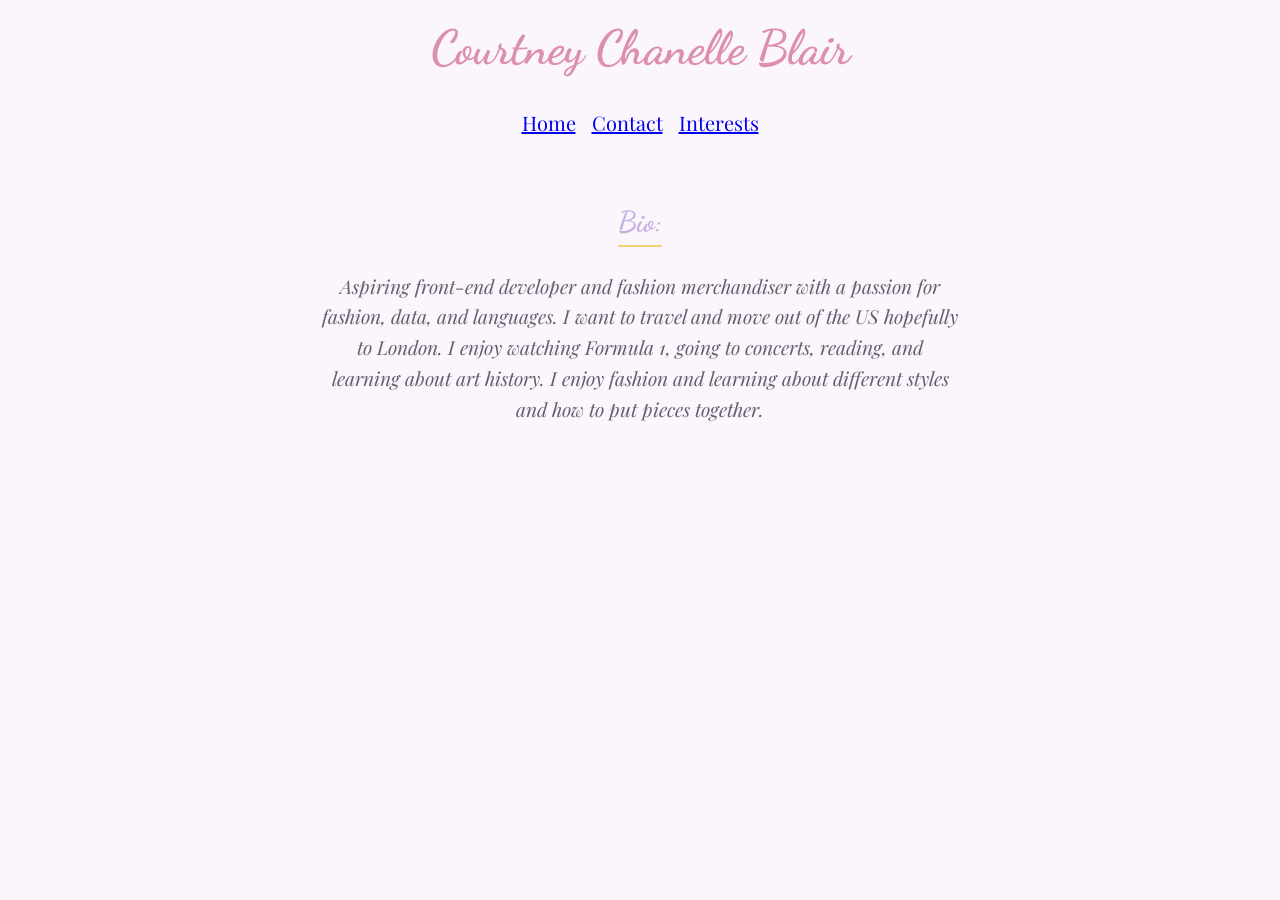
<file: index.html>
<!DOCTYPE html>
<html lang="en">
<head>
    <meta charset="UTF-8">
    <meta name="viewport" content="width=device-width, initial-scale=1.0">
    <title> Profile Page </title>
    <link rel="stylesheet" href="css/style.css">  
    <link rel="preconnect" href="https://fonts.googleapis.com">
    <link rel="preconnect" href="https://fonts.gstatic.com" crossorigin>
    <link href="https://fonts.googleapis.com/css2?family=Dancing+Script:wght@400..700&family=Playfair+Display:ital,wght@0,400..900;1,400..900&display=swap" rel="stylesheet"> 
   
</head>
<body>
     <header class="hero">
    <h1> Courtney Chanelle Blair</h1>
    </header> 
    <nav>
        <ul class="navbar">
            <li><a href="index.html">Home</a></li>
            <li><a href="pages/contact.html">Contact</a></li>
            <li><a href="pages/interests.html">Interests</a></li>
        </ul>   
    </nav>
  
   <main> 
    <section  class="bio">
        <h2> Bio:</h2>
        <p> Aspiring front-end developer and fashion merchandiser with a passion for fashion, data, and languages. I want to travel and move out of the US hopefully 
        to London. I enjoy watching Formula 1, going to concerts, reading, and learning about art history. I enjoy fashion and learning about different styles and how to put pieces together.</p> 
    </section> 
    </main> 
   <script src="../js/script.js"></script>
   </body>
</html>
</file>
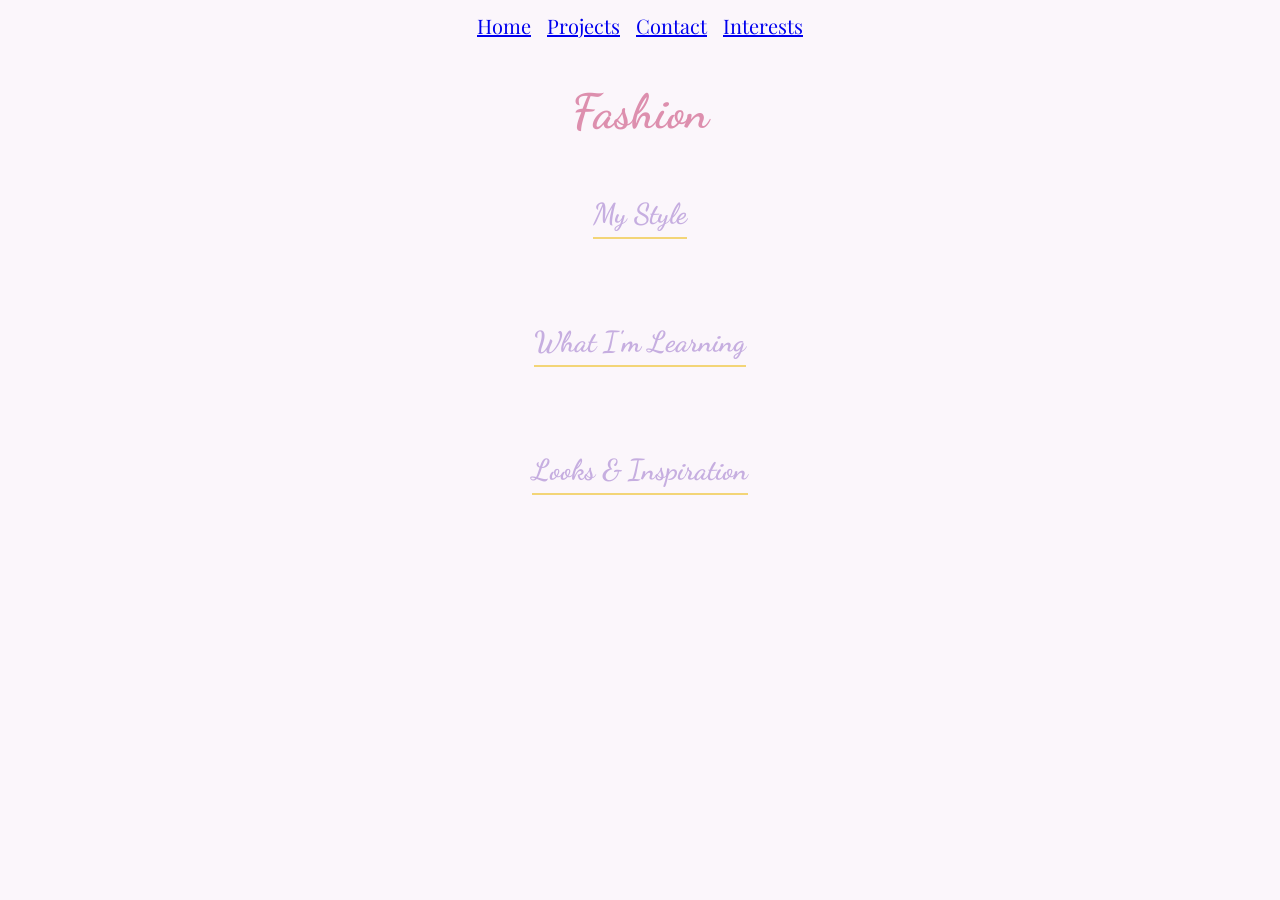
<file: fashion.html>
<!DOCTYPE html>
<html lang="en">
<head>
  <meta charset="UTF-8">
  <meta name="viewport" content="width=device-width, initial-scale=1.0">
  <title>Fashion — Courtney Chanelle Blair</title>

  <!-- Reuses your existing site-wide stylesheet so this page matches the rest of your portfolio -->
  <link rel="stylesheet" href="style.css">

  <!-- Same Google Fonts your homepage uses -->
  <link rel="preconnect" href="https://fonts.googleapis.com">
  <link href="https://fonts.googleapis.com/css2?family=Dancing+Script&family=Playfair+Display&display=swap" rel="stylesheet">
</head>
<body>

  <!-- Same nav as your homepage, so visitors can get back or explore other pages -->
  <nav class="navbar">
    <a href="index.html">Home</a>
    <a href="projects.html">Projects</a>
    <a href="contact.html">Contact</a>
    <a href="index.html#interests">Interests</a>
  </nav>

  <div class="hero">
    <h1>Fashion</h1>
  </div>

  <main>

    <!-- Personal intro: your relationship to style/fashion -->
    <section class="bio">
      <h2>My Style</h2>
      <p>
        <!-- Write a paragraph here about how you'd describe your personal style right now,
             and how it's evolved or what inspires it. -->
      </p>
    </section>

    <!-- What you're actively learning about fashion/the industry -->
    <section class="bio">
      <h2>What I'm Learning</h2>
      <p>
        <!-- Write about what you're currently studying/exploring — trends, history,
             industry knowledge, styling techniques, etc. Ties in nicely with your
             fashion merchandising background. -->
      </p>
    </section>

    <!-- Placeholder for future outfit posts / photos -->
    <section class="bio">
      <h2>Looks & Inspiration</h2>
      <p>
        <!-- Coming soon: outfit photos, mood boards, or Soft Spell content links go here. -->
      </p>
    </section>

  </main>

</body>
<script src="script.js"></script>
</html>
</file>
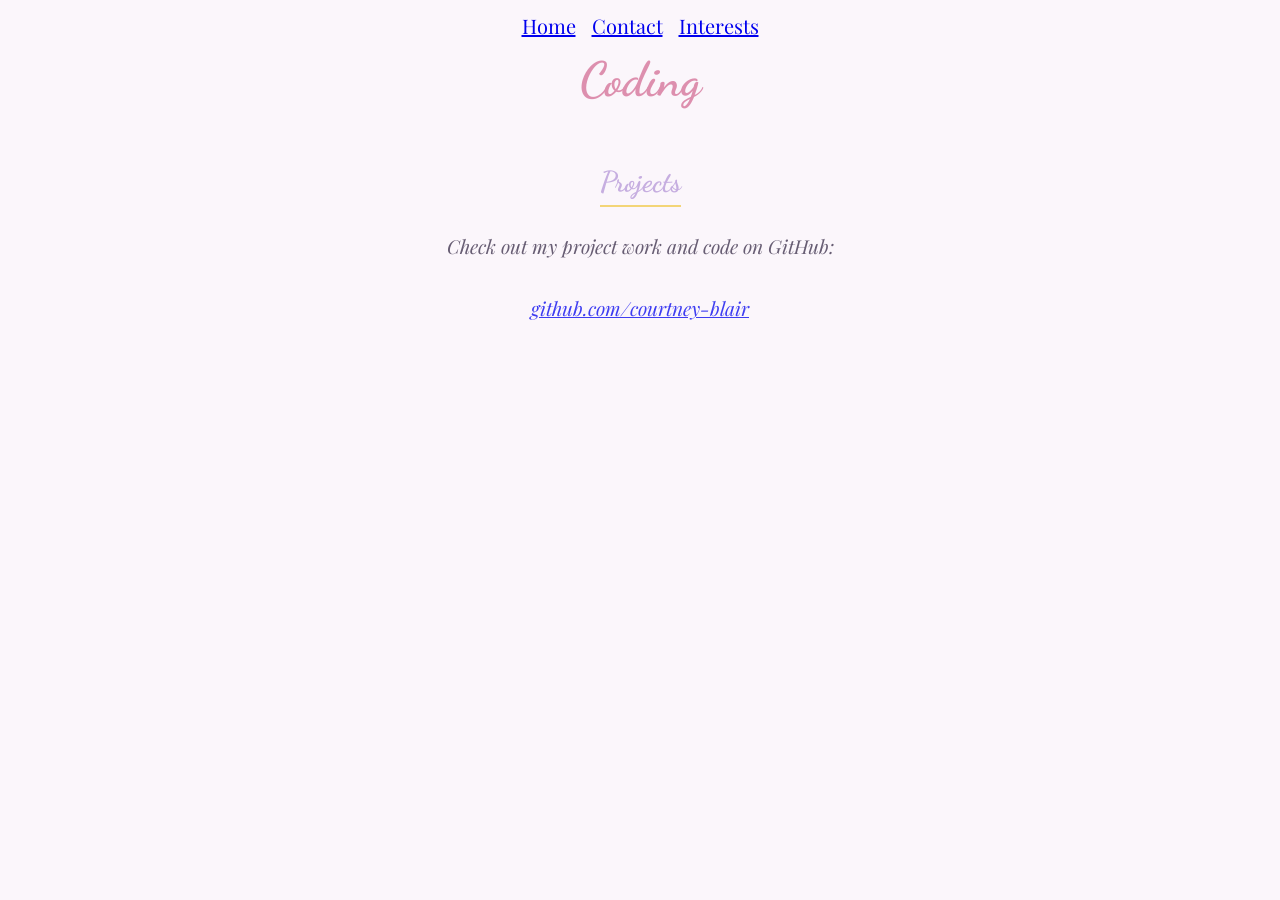
<file: pages/coding.html>
<!DOCTYPE html>
<html lang="en">
<head>
  <meta charset="UTF-8">
  <meta name="viewport" content="width=device-width, initial-scale=1.0">
  <title> Coding — Courtney Chanelle Blair</title>

  <!-- Reuses your existing site-wide stylesheet so this page matches the rest of your portfolio -->
  <link rel="stylesheet" href="../css/style.css">

  <!-- Same Google Fonts your homepage uses -->
  <link rel="preconnect" href="https://fonts.googleapis.com">
  <link href="https://fonts.googleapis.com/css2?family=Dancing+Script&family=Playfair+Display&display=swap" rel="stylesheet">
  
</head>
<body>

  <!-- Same nav as your homepage, so visitors can get back or explore other pages -->
  <nav class="navbar">
    <a href="../index.html">Home</a>
    <a href="../pages/contact.html">Contact</a>
    <a href="../pages/interests.html">Interests</a>
  </nav>

  <div class="hero">
    <h1>Coding</h1>

  <main>
    <section class="bio">
  <h2>Projects</h2>
  <p>
    Check out my project work and code on GitHub:
  </p>
  <p>
    <a href="https://github.com/courtney-blair" target="_blank">github.com/courtney-blair</a>
  </p>
    </section>
  </main>
  </div>
<script src="../js/script.js"></script>
</body>

</html>
</file>
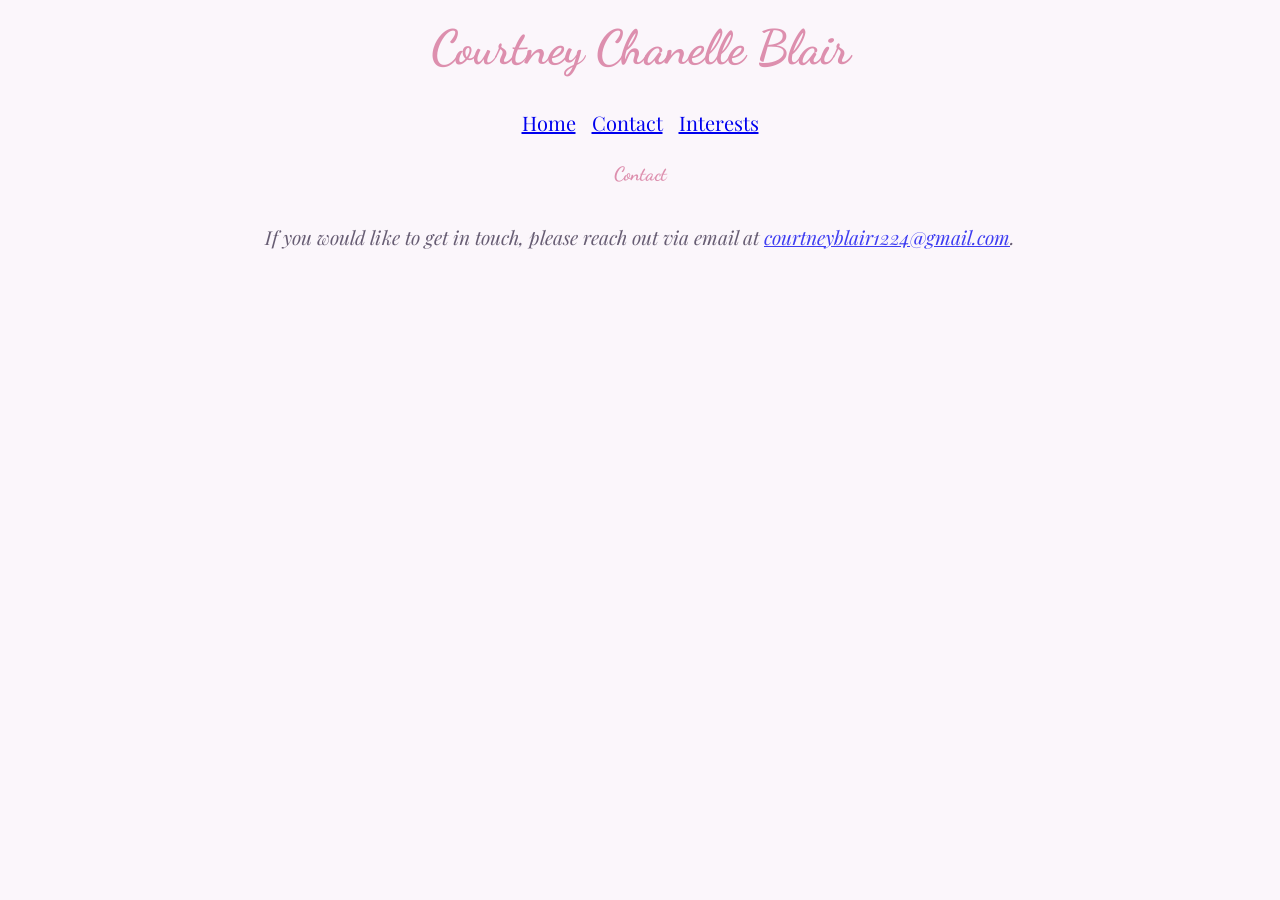
<file: pages/contact.html>
<!DOCTYPE html>
<html lang="en">
<head>
    <meta charset="UTF-8">
    <meta name="viewport" content="width=device-width, initial-scale=1.0">
    <title>Contact — Courtney Chanelle Blair</title>
    <link rel="stylesheet" href="../css/style.css">    
    <link rel="preconnect" href="https://fonts.googleapis.com">
    <link rel="preconnect" href="https://fonts.gstatic.com" crossorigin>
    <link href="https://fonts.googleapis.com/css2?family=Dancing+Script:wght@400..700&family=Playfair+Display:ital,wght@0,400..900;1,400..900&display=swap" rel="stylesheet"> 
    <script src="../js/script.js"></script>
</head>
<body>
    <header class="hero">
    <h1> Courtney Chanelle Blair</h1>
    </header> 
    <nav>
        <ul class="navbar">
            <li><a href="../index.html">Home</a></li>
            <li><a href="../pages/contact.html">Contact</a></li>
            <li><a href="../pages/interests.html">Interests</a></li>
        </ul>   
    </nav>
    <h1 class="contact-info">Contact</h1>
    <p>If you would like to get in touch, please reach out via email at <a href="mailto:courtneyblair1224@gmail.com">courtneyblair1224@gmail.com</a>.</p>
    <script src="../js/script.js"></script>
</body>
</html>
</file>
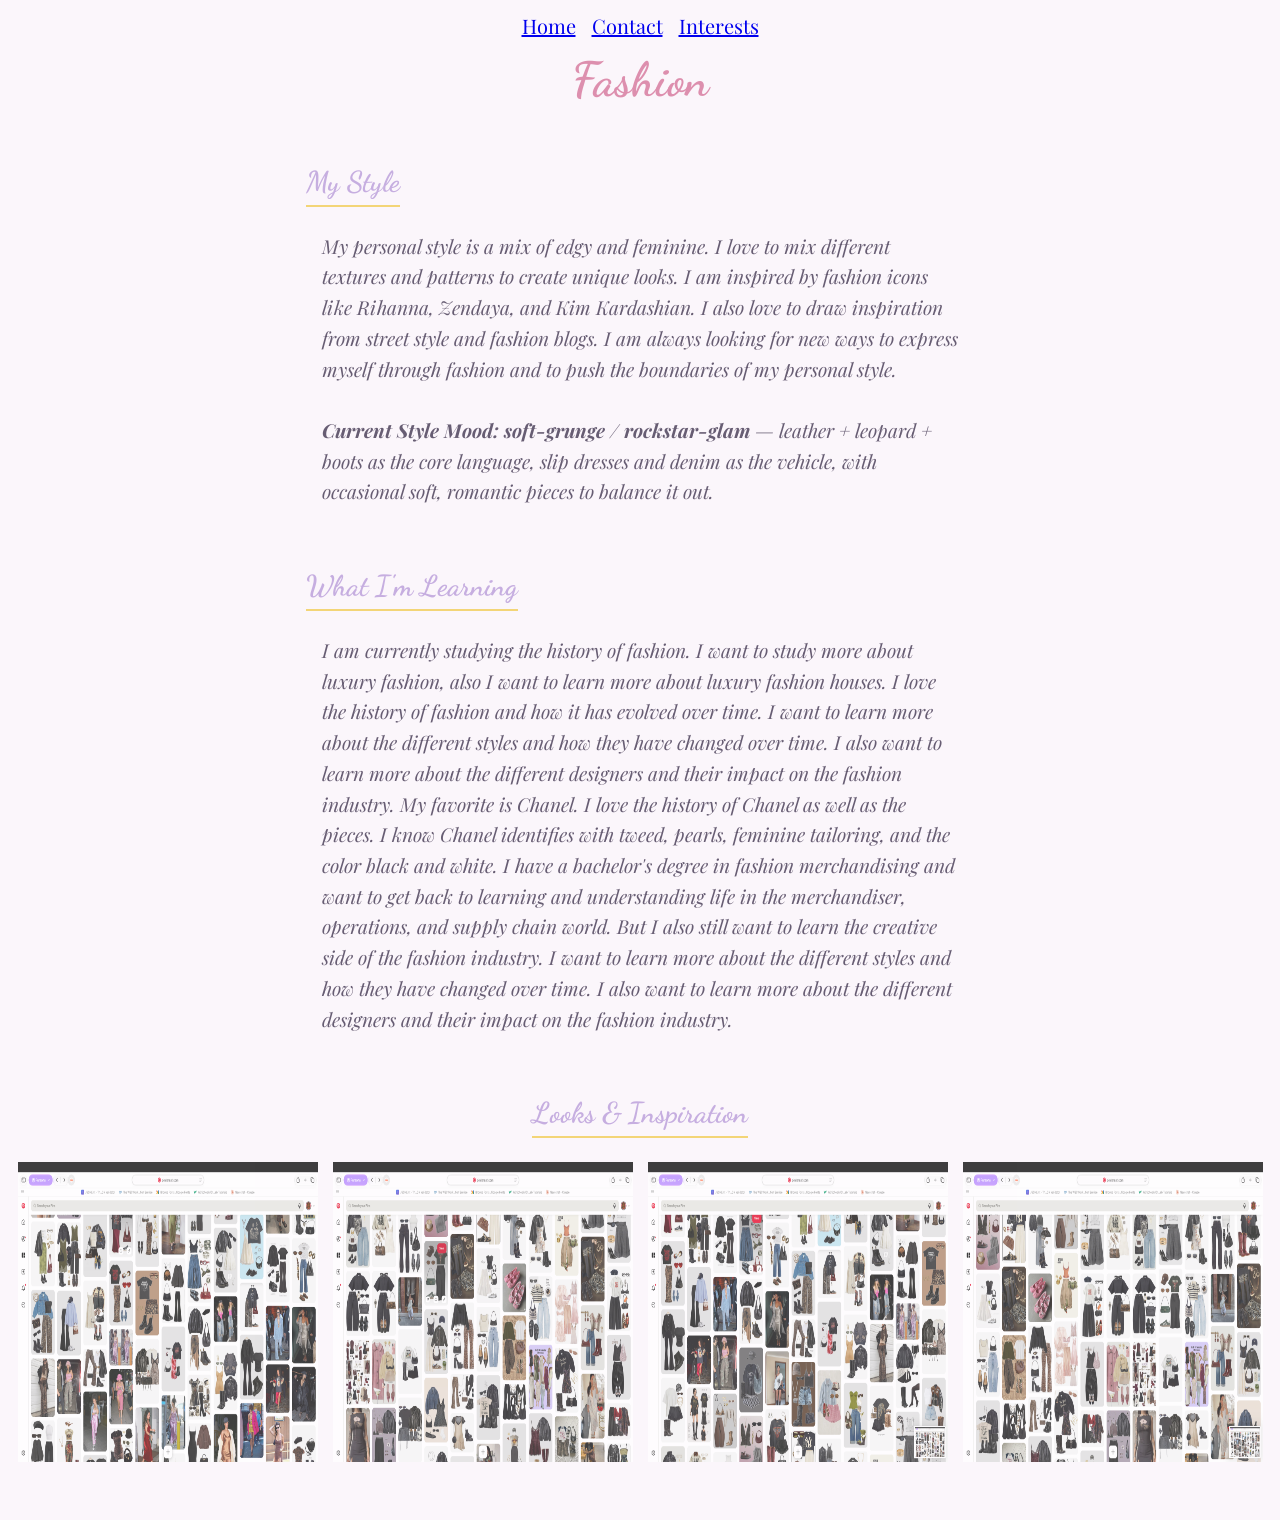
<file: pages/fashion.html>
<!DOCTYPE html>
<html lang="en">
<head>
  <meta charset="UTF-8">
  <meta name="viewport" content="width=device-width, initial-scale=1.0">
  <title>Fashion — Courtney Chanelle Blair</title>

  <!-- Reuses your existing site-wide stylesheet so this page matches the rest of your portfolio -->
  <link rel="stylesheet" href="../css/style.css">

  <!-- Same Google Fonts your homepage uses -->
  <link rel="preconnect" href="https://fonts.googleapis.com">
  <link rel="preconnect" href="https://fonts.gstatic.com" crossorigin>
  <link href="https://fonts.googleapis.com/css2?family=Dancing+Script&family=Playfair+Display&display=swap" rel="stylesheet">
  
</head>
<body>

  <!-- Same nav as your homepage, so visitors can get back or explore other pages -->
  <nav class="navbar">
    <a href="../index.html">Home</a>
    <a href="../pages/contact.html">Contact</a>
    <a href="../pages/interests.html">Interests</a>
  </nav>

  <div class="hero">
    <h1>Fashion</h1>
  </div>

  <main>

    <!-- Personal intro: your relationship to style/fashion -->
    <section class="bio-fashion">
      <h2>My Style</h2>
      <p class="fashion-style">
        <!-- Write a paragraph here about your personal style, how you describe it, and what inspires it. -->
        My personal style is a mix of edgy and feminine. I love to mix different textures and patterns to create unique looks. I am inspired by fashion icons like Rihanna, Zendaya, and Kim Kardashian. I also love to draw inspiration from street style and fashion blogs. I am always looking for new ways to express myself through fashion and to push the boundaries of my personal style.
        <br>
        <br>
        <strong>Current Style Mood:</strong>
       <strong>soft-grunge / rockstar-glam</strong>  — leather + leopard + boots as the core language, slip dresses and denim as the vehicle, with occasional soft, romantic pieces to balance it out.
        <!-- Write a paragraph here about how you'd describe your personal style right now,
             and how it's evolved or what inspires it. -->
      </p>
    </section>

    <!-- What you're actively learning about fashion/the industry -->
    <section class="bio-fashion">
      <h2>What I'm Learning</h2>
      <p class="fashion-learning">
        <!-- Write about what you're currently studying/exploring — trends, history,
             industry knowledge, styling techniques, etc. Ties in nicely with your
             fashion merchandising background. -->
             I am currently studying the history of fashion. I want to study more about luxury fashion, also I want to learn more about luxury fashion houses.
             I love the history of fashion and how it has evolved over time. I want to learn more about the different styles and how they have changed over time. I also want to learn more about the different designers and their impact on the fashion industry.
            My favorite is Chanel. I love the history of Chanel as well as the pieces. I know Chanel identifies with tweed, pearls, feminine tailoring, and the color black and white. 
            I have a bachelor's degree in fashion merchandising and want to get back to learning and understanding life in the merchandiser, operations, and supply chain world. But I also still want to learn the creative side of the fashion industry. I want to learn more about the different styles and how they have changed over time. I also want to learn more about the different designers and their impact on the fashion industry.
    </section>

    <!-- Placeholder for future outfit posts / photos -->
    <section class="bio">
      <h2>Looks & Inspiration</h2>
      <p class="img-row">
        <!-- Coming soon: outfit photos, mood boards, or Soft Spell content links go here. -->
         <img src="../img/1.png" alt="pinterest board of my style" width="300" height="300">
         <img src="../img/2.png" alt="pinterest board of my style" width="300" height="300">
         <img src="../img/3.png" alt="pinterest board of my style" width="300" height="300">
         <img src="../img/4.png" alt="pinterest board of my style" width="300" height="300">  
        
      </p>
    </section>

  </main>
<script src="../js/script.js"></script>
</body>

</html>
</file>
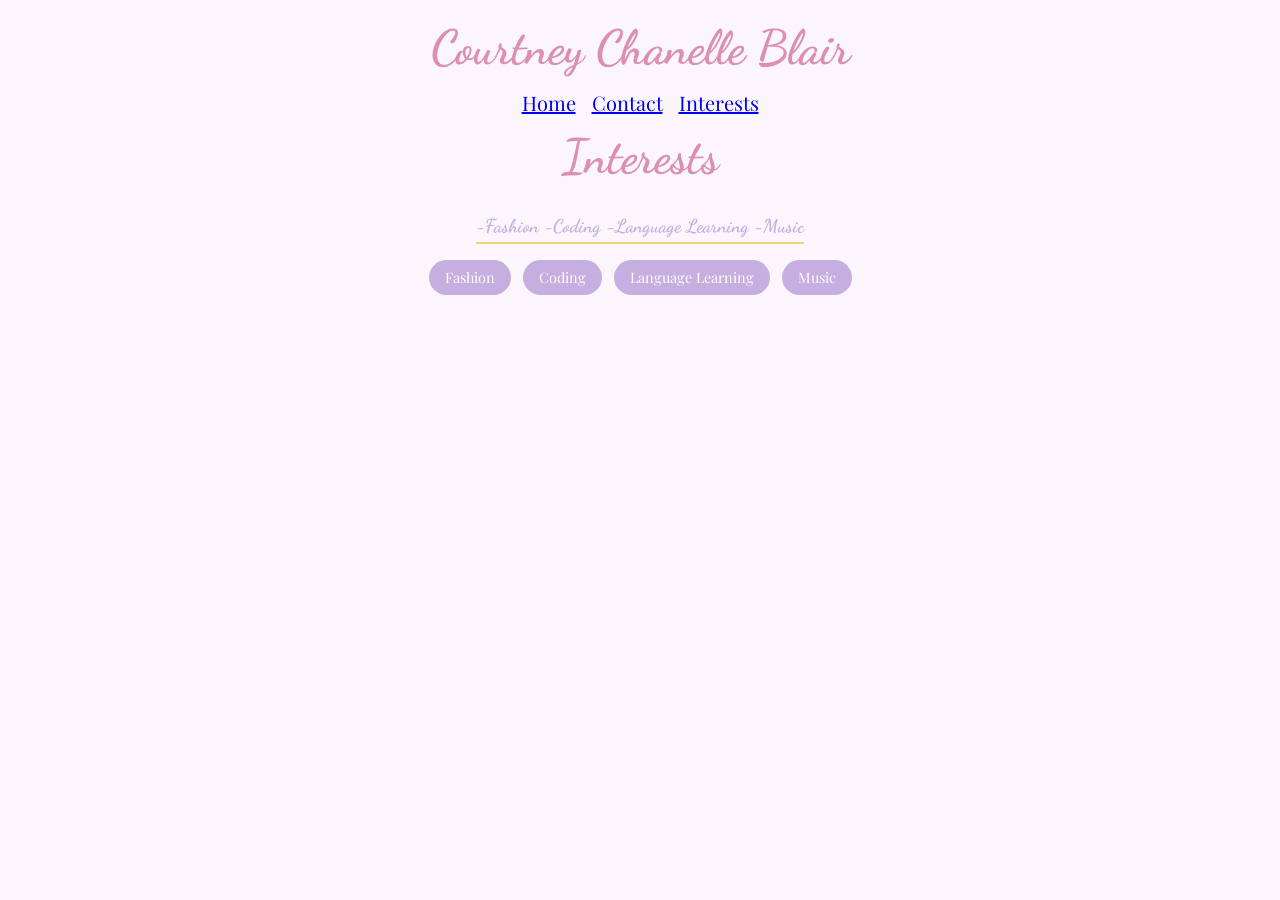
<file: pages/interests.html>
<!DOCTYPE html>
<html lang="en">
<head>
    <meta charset="UTF-8">
    <meta name="viewport" content="width=device-width, initial-scale=1.0">
    <title>Interests — Courtney Chanelle Blair</title>
    <link rel="stylesheet" href="../css/style.css">  
    <link rel="preconnect" href="https://fonts.googleapis.com">
<link rel="preconnect" href="https://fonts.gstatic.com" crossorigin>
<link href="https://fonts.googleapis.com/css2?family=Dancing+Script:wght@400..700&family=Playfair+Display:ital,wght@0,400..900;1,400..900&display=swap" rel="stylesheet"> 

</head>
<body>
    <header class="hero">
    <h1> Courtney Chanelle Blair</h1>
    </header> 
  <nav class="navbar">
    <a href="../index.html">Home</a>
    <a href="../pages/contact.html">Contact</a>
    <a href="../pages/interests.html">Interests</a>
  </nav>

<div class="hero">
    <h1>Interests</h1>
    <main >
        <section class="interests">
            <h3> -Fashion -Coding -Language Learning -Music</h3>
            <ul>
                <li data-link="https://courtney-blair.github.io/portfolio/pages/fashion">Fashion</li>
                <li data-link="https://courtney-blair.github.io/portfolio/pages/coding">Coding</li>
                <li data-link="https://courtney-blair.github.io/portfolio/pages/language-learning">Language Learning</li>
                <li data-link="https://courtney-blair.github.io/portfolio/pages/music">Music</li>
            </ul>
        </section>
    </main>
</div>
    <script src="../js/script.js"></script>
</body>
</html>
</file>
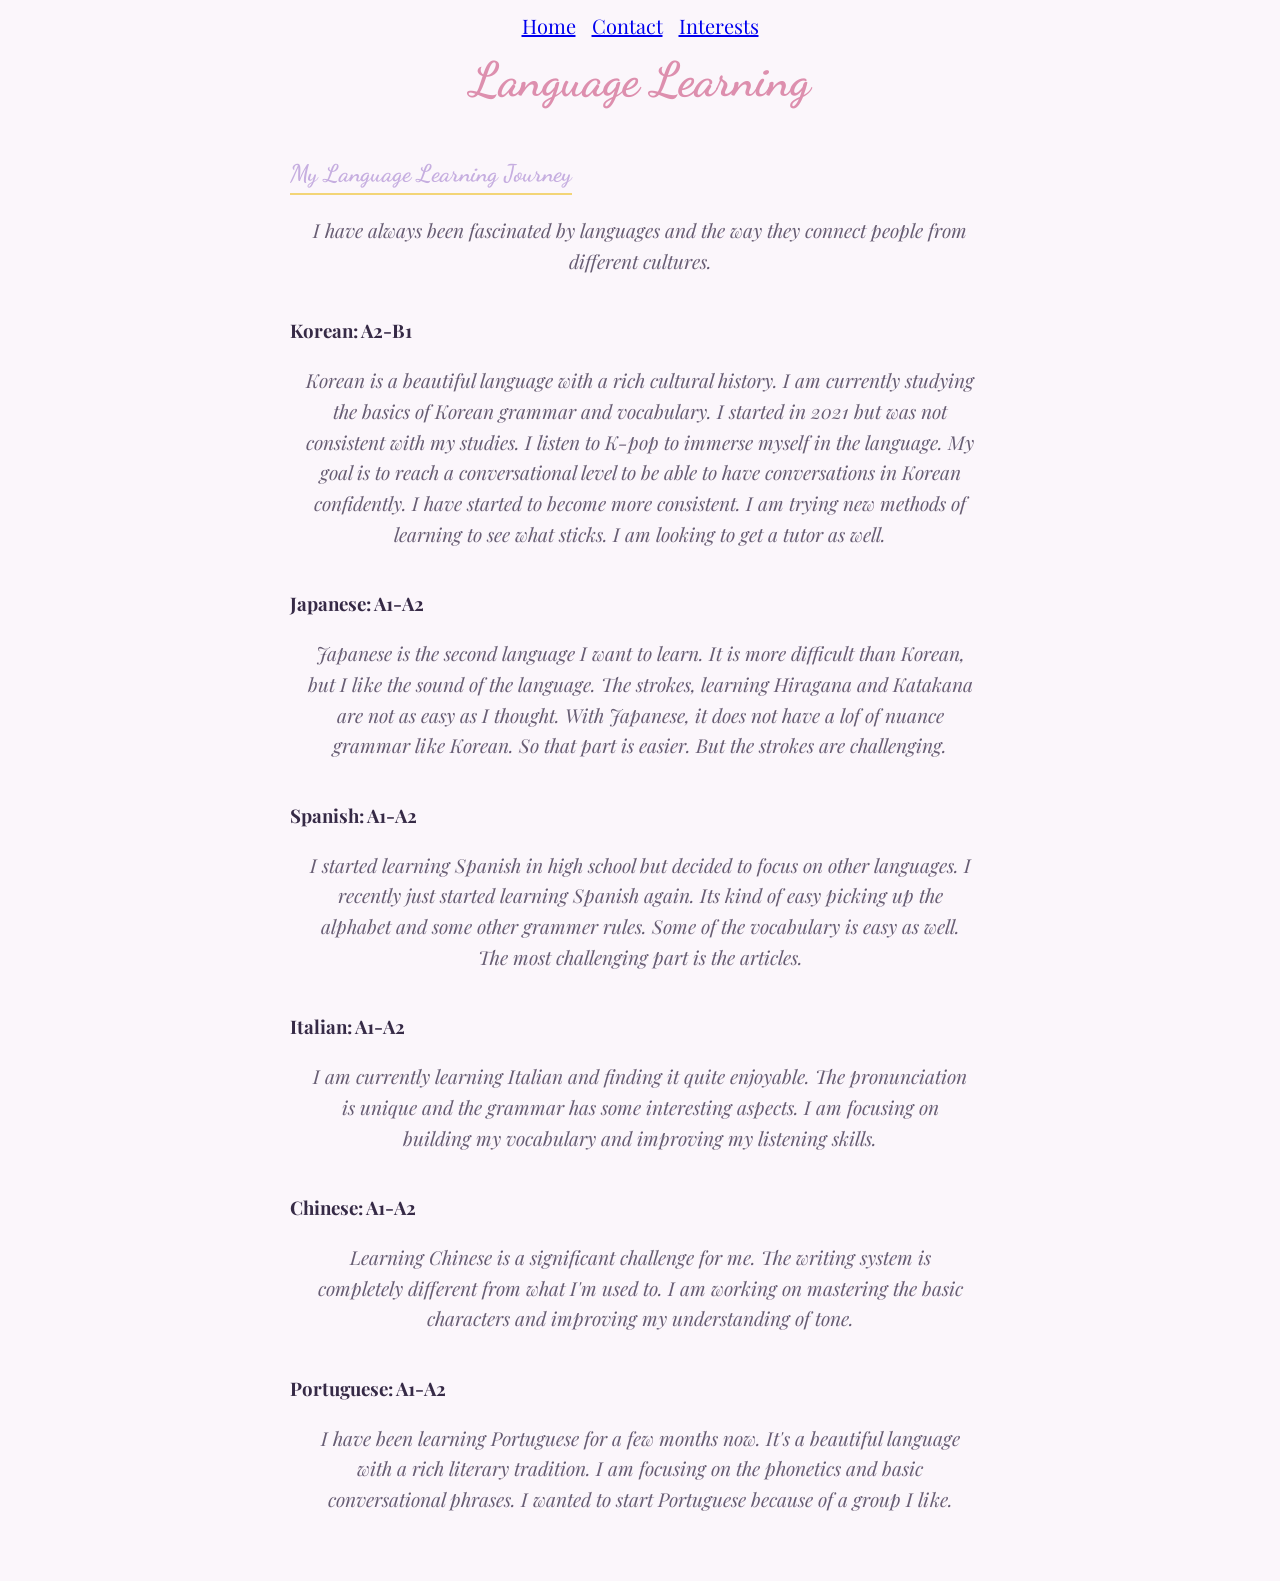
<file: pages/language-learning.html>
<!DOCTYPE html>
<html lang="en">
<head>
  <meta charset="UTF-8">
  <meta name="viewport" content="width=device-width, initial-scale=1.0">
  <title>Language Learning — Courtney Chanelle Blair</title>

  <!-- Reuses your existing site-wide stylesheet so this page matches the rest of your portfolio -->
  <link rel="stylesheet" href="../css/style.css">

  <!-- Same Google Fonts your homepage uses -->
  <link rel="preconnect" href="https://fonts.googleapis.com">
  <link rel="preconnect" href="https://fonts.gstatic.com" crossorigin>
  <link href="https://fonts.googleapis.com/css2?family=Dancing+Script&family=Playfair+Display&display=swap" rel="stylesheet">
  
</head>
<body>

  <!-- Same nav as your homepage, so visitors can get back or explore other pages -->
  <nav class="navbar">
    <a href="../index.html">Home</a>
    <a href="../pages/contact.html">Contact</a>
    <a href="../pages/interests.html">Interests</a>
  </nav>

  <div class="hero">
    <h1>Language Learning</h1>
  </div>
  <main>
    <section class="bio-languages">
      <h2>My Language Learning Journey</h2>
      <p class="language-learning">
        <!-- Write a paragraph here about your personal language learning journey, how you describe it, and what inspires it. -->
        I have always been fascinated by languages and the way they connect people from different cultures. 
      </p>
      </section>
      <section class="Korean">
      <h3> Korean: A2-B1 </h3>
      <p>Korean is a beautiful language with a rich cultural history. I am currently studying the basics of Korean grammar and vocabulary.
        I started in 2021 but was not consistent with my studies. I listen to K-pop to immerse myself in the language. My goal is to reach a conversational level to be able to have conversations in Korean confidently. I have started to become more consistent. I am trying new methods of learning to see what sticks. I am looking to get a tutor as well.
      </p>
    </section>
    <section class="Japanese">
      <h3> Japanese: A1-A2 </h3>
      <p> Japanese is the second language I want to learn. It is more difficult than Korean, but I like the sound of the language. The strokes, learning Hiragana and Katakana are not as easy as I thought. With Japanese, it does not have a lof of nuance grammar like Korean. So that part is easier. But the strokes are challenging.</p>
    </section>
    <section class="Spanish">
      <h3> Spanish: A1-A2 </h3>
      <p> I started learning Spanish in high school but decided to focus on other languages. I recently just started learning Spanish again. Its kind of easy picking up the alphabet and some other grammer rules. Some of the vocabulary is easy as well. The most challenging part is the articles.  </p>
    </section>
    <section class="Italian">
      <h3> Italian: A1-A2 </h3>
      <p> I am currently learning Italian and finding it quite enjoyable. The pronunciation is unique and the grammar has some interesting aspects. I am focusing on building my vocabulary and improving my listening skills.</p>
    </section>
    <section class="Chinese">
      <h3> Chinese: A1-A2 </h3>
      <p> Learning Chinese is a significant challenge for me. The writing system is completely different from what I'm used to. I am working on mastering the basic characters and improving my understanding of tone.</p>
    </section>
    <section class="Portuguese">
      <h3> Portuguese: A1-A2 </h3>
      <p> I have been learning Portuguese for a few months now. It's a beautiful language with a rich literary tradition. I am focusing on the phonetics and basic conversational phrases. I wanted to start Portuguese because of a group I like.</p>
    </section>


  </main>
  <script src="../js/script.js"></script>
</body>

</html>
</file>
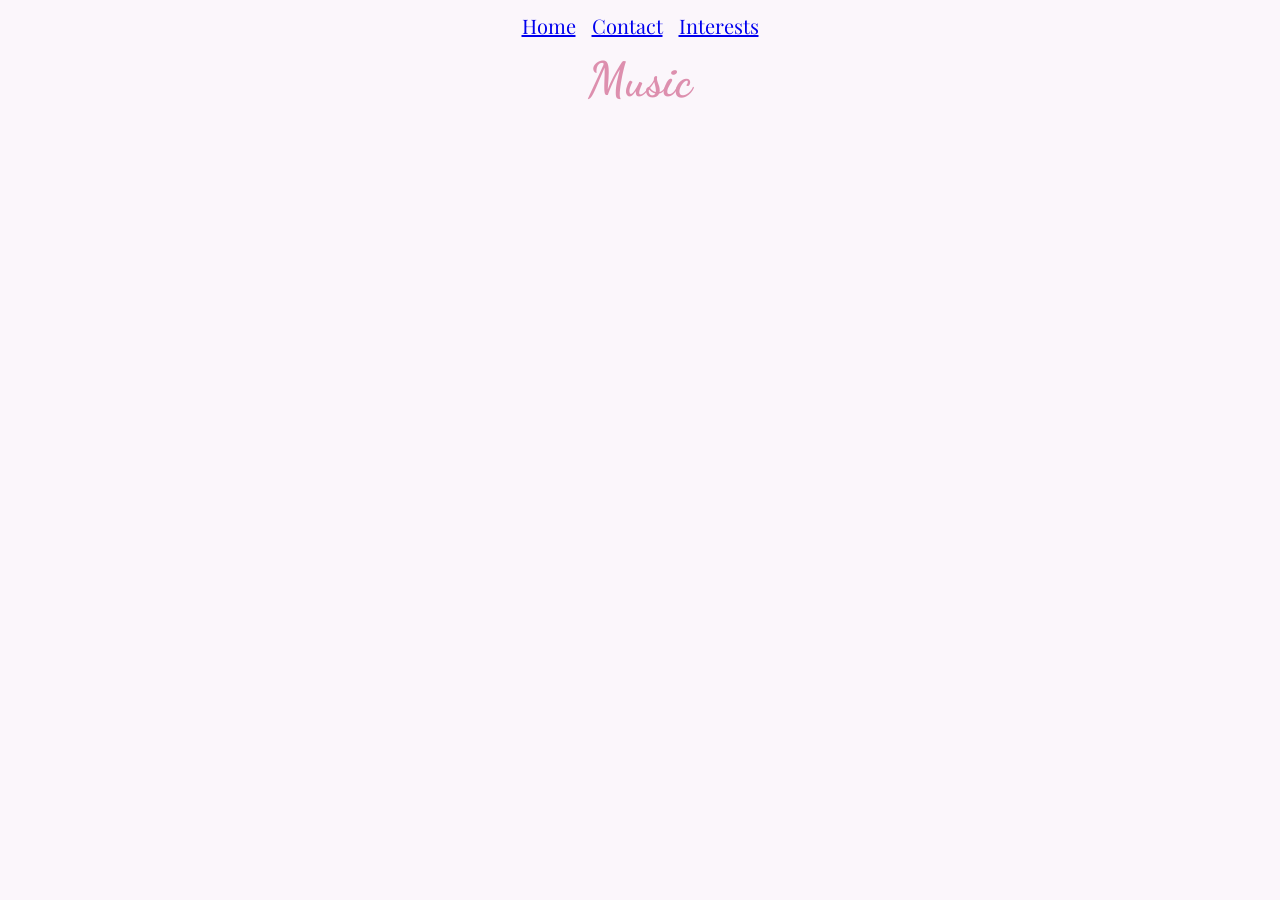
<file: pages/music.html>
<!DOCTYPE html>
<html lang="en">
<head>
  <meta charset="UTF-8">
  <meta name="viewport" content="width=device-width, initial-scale=1.0">
  <title> Music — Courtney Chanelle Blair</title>

  <!-- Reuses your existing site-wide stylesheet so this page matches the rest of your portfolio -->
  <link rel="stylesheet" href="../css/style.css">

  <!-- Same Google Fonts your homepage uses -->
  <link rel="preconnect" href="https://fonts.googleapis.com">
   <link rel="preconnect" href="https://fonts.gstatic.com" crossorigin>
  <link href="https://fonts.googleapis.com/css2?family=Dancing+Script&family=Playfair+Display&display=swap" rel="stylesheet">
  
</head>
<body>

  <!-- Same nav as your homepage, so visitors can get back or explore other pages -->
  <nav class="navbar">
    <a href="../index.html">Home</a>
    <a href="../contact.html">Contact</a>
    <a href="../interests.html">Interests</a>
  </nav>

  <div class="hero">
    <h1>Music</h1>
  </div>

  <main>

  </main>
  <script src="../js/script.js"></script>
</body>

</html>
</file>
<file: css/style.css>
/* ============================================
   CSS CUSTOM PROPERTIES (VARIABLES)
   Defined on :root so they're available globally,
   on every element in the document.
   ============================================ */
:root {
  --ink: #362A46;        /* main text color - dark purple */
  --page: #FBF6FB;       /* page background - soft off-white/pink */
  --lavender: #C6AEE0;   /* accent color - light purple, used for headings & pills */
  --pink: #EFB8CB;       /* accent color - soft pink (defined, not currently used below) */
  --yellow: #F3D577;     /* accent color - used for underline borders */
  --pink-deep: #DD8FAE;  /* accent color - deeper pink, used for hero heading */
}

/* ============================================
   BASE PAGE STYLES
   ============================================ */
body {
  margin: 0;                          /* removes the browser's default outer spacing so page backgrounds go edge-to-edge */
  padding: 10px;                      /* adds a small buffer of space inside the body, around all content */
  background: var(--page);            /* sets the page background color using the token above */
  color: var(--ink);                  /* sets the default text color for the whole page */
  font-family: 'Playfair Display', serif; /* default body font, falls back to a generic serif if it fails to load */
  line-height: 1.6;                   /* vertical spacing between lines of text - improves readability */
}

/* ============================================
   HERO SECTION
   The top banner area (name, title, etc.)
   ============================================ */
.hero {
  text-align: center;   /* centers inline/text content (like the h1) horizontally */
  /* NOTE: removed "margin-top: auto" - that property only works when the
     parent element is a flex or grid container. Since .hero's parent here
     is just the body/main, "auto" has no effect and does nothing. */
}

.hero h1, .contact-info {
  font-family: 'Dancing Script', cursive; /* decorative script font for the main heading, falls back to cursive */
  font-size: 3rem;         /* large text size for visual impact as the page's main title */
  color: var(--pink-deep); /* heading color, using the deep pink token */
  margin: 0rem;   /* space below the heading, separating it from whatever comes next */
}

/* ============================================
   NAVIGATION BAR
   ============================================ */
.navbar {
  display: flex;             /* turns child items (nav links) into a horizontal row */
  flex-wrap: wrap;           /* lets nav items drop to a new line if they don't all fit on one row */
  justify-content: center;   /* centers the nav items horizontally within the navbar */
  gap: 1rem;                 /* even spacing between each nav item (no need for manual margins) */
  list-style: none;          /* removes bullet points if the navbar is a <ul>/<ol> */
  padding: 0px;             /* generous inner spacing on all sides of the navbar */
  font-size: 1.25rem;        /* slightly larger text for nav links */
}

/* ============================================
   BIO TEXT
   ============================================ */
.bio, .contact-info, p {
  font-size: 1.2rem;   /* slightly larger than default body text, for emphasis/readability */
  text-align: center;  /* centers the bio text horizontally */
  padding: 0 1rem;      /* adds horizontal padding on left/right to prevent text from touching the edges of the screen */
  margin: 0 auto 2rem; /* shorthand: 0 top, auto left/right (centers the block), 2rem bottom spacing before next section */ 
}

/* Small subtitle/tagline, usually placed right under a heading */
.tagline, p {
  font-style: italic; /* slants the text to visually distinguish it as a subtitle */
  opacity: 0.75;       /* makes the text slightly translucent/faded (75% visible) for a softer look */
}

/* ============================================
   MAIN CONTENT WRAPPER
   ============================================ */
main {
  max-width: 700px;              /* caps the content width so text doesn't stretch too wide on large screens */
  margin: 0 auto;                 /* top/bottom margin of 0, left/right set to "auto" - this centers the block horizontally */
  padding: 1rem 1rem 1rem;      /* shorthand: 1rem top, 1.5rem left/right, 4rem bottom (extra bottom room before page ends) */
}

/* ============================================
   SECTIONS (About, Interests, etc.)
   ============================================ */
section {
  margin-bottom: 2.5rem; /* vertical spacing between one section and the next */
}

section h2 {
  font-family: 'Dancing Script', cursive; /* decorative script font, matches hero heading style */
  color: var(--lavender);                 /* heading color - light purple */
  border-bottom: 2px solid var(--yellow); /* underline effect using a solid yellow border */
  display: inline-block;                  /* makes the border-bottom hug only the width of the text, not the full row */
  padding-bottom: 0px;                /* small gap between the text and its underline */
}

/* ============================================
   INTERESTS SECTION
   ============================================ */
.interests, .contact-info {
  text-align: center; /* centers all text content inside this section */
}

.interests h3 {
  font-family: 'Dancing Script', cursive; /* matches the script style used elsewhere */
  color: var(--lavender);                 /* same lavender color as section h2 for consistency */
  border-bottom: 2px solid var(--yellow); /* underline accent, matching section h2 */
  display: inline-block;                  /* underline hugs text width only */
  padding-bottom: 0px;                /* small gap between text and underline */
  text-align: center;                     /* redundant with .interests but harmless - kept for clarity/safety */
  /* NOTE: removed "justify-content: center" - that property only applies to
     flex/grid containers. h3 is just an inline-block text element here, so
     it was being ignored. text-align + inline-block already centers it. */
  margin: 0px;
}

/* The tag/pill list container */
.interests ul {
  list-style: none;          /* removes default bullet points */
  padding: 0;                 /* removes default left padding that <ul> has in browsers */
  display: flex;              /* lays out the <li> pills in a horizontal row */
  flex-wrap: wrap;             /* lets pills wrap to the next line if there isn't room */
  gap: 0.75rem;                /* even spacing between each pill */
  justify-content: center;    /* centers the row of pills horizontally */
}

/* Individual interest "pill" tags */
.interests li {
  background: var(--lavender); /* pill background color */
  color: white;                 /* text color inside the pill - white for contrast against lavender */
  padding: 0.4rem 1rem;         /* shorthand: 0.4rem top/bottom, 1rem left/right - gives the pill its rounded, padded shape */
  border-radius: 999px;         /* very large radius forces fully rounded/pill-shaped corners regardless of size */
  font-size: 0.9rem;            /* slightly smaller than body text, fitting for a compact tag */
  text-align: center;           /* centers text inside the pill (mostly relevant if a pill wraps to two lines) */
  cursor: pointer;             /* changes the cursor to a pointer on hover, indicating it's clickable */
}
.interests li:hover {
  background: var(--pink);      /* changes pill background to soft pink on hover for visual feedback */
  color: var(--ink);            /* changes text color to dark purple on hover for contrast */
  transition: background 0.3s, color 0.3s; /* smooth transition effect for background and text color changes */
} 
.bio-fashion, .fashion-learning, .fashion-style {
  font-size: 1.2rem;   /* slightly larger than default body text, for emphasis/readability */
  text-align: left;  /* centers the bio text horizontally */
  padding: 0 1rem;      /* adds horizontal padding on left/right to prevent text from touching the edges of the screen */
  margin: 0 auto 2rem; /* shorthand: 0 top, auto left/right (centers the block), 2rem bottom spacing before next section */ 
} 
.img-row {
  max-width: 100%; /* ensures images don't exceed their container's width, maintaining responsiveness */
  height: auto;    /* maintains the image's aspect ratio when scaling */
  display: block;  /* removes any extra space below the image (inline-block default behavior) */
  margin: 0 auto;  /* centers the image horizontally within its container */
  display: flex;            /* Activates horizontal layout */
  flex-direction: row;      /* Places items side by side (default) */
  justify-content: center;  /* Centers the row (use 'space-between' for equal spacing) */
  gap: 15px;                /* Easily adds space between each image */
}
.korean{
  text-align:left;
  margin-left:20px;

}
</file>
<file: style.css>
/* ============================================
   CSS CUSTOM PROPERTIES (VARIABLES)
   Defined on :root so they're available globally,
   on every element in the document.
   ============================================ */
:root {
  --ink: #362A46;        /* main text color - dark purple */
  --page: #FBF6FB;       /* page background - soft off-white/pink */
  --lavender: #C6AEE0;   /* accent color - light purple, used for headings & pills */
  --pink: #EFB8CB;       /* accent color - soft pink (defined, not currently used below) */
  --yellow: #F3D577;     /* accent color - used for underline borders */
  --pink-deep: #DD8FAE;  /* accent color - deeper pink, used for hero heading */
}

/* ============================================
   BASE PAGE STYLES
   ============================================ */
body {
  margin: 0;                          /* removes the browser's default outer spacing so page backgrounds go edge-to-edge */
  padding: 10px;                      /* adds a small buffer of space inside the body, around all content */
  background: var(--page);            /* sets the page background color using the token above */
  color: var(--ink);                  /* sets the default text color for the whole page */
  font-family: 'Playfair Display', serif; /* default body font, falls back to a generic serif if it fails to load */
  line-height: 1.6;                   /* vertical spacing between lines of text - improves readability */
}

/* ============================================
   HERO SECTION
   The top banner area (name, title, etc.)
   ============================================ */
.hero {
  text-align: center;   /* centers inline/text content (like the h1) horizontally */
  /* NOTE: removed "margin-top: auto" - that property only works when the
     parent element is a flex or grid container. Since .hero's parent here
     is just the body/main, "auto" has no effect and does nothing. */
}

.hero h1 {
  font-family: 'Dancing Script', cursive; /* decorative script font for the main heading, falls back to cursive */
  font-size: 3rem;         /* large text size for visual impact as the page's main title */
  color: var(--pink-deep); /* heading color, using the deep pink token */
  margin-bottom: 0rem;   /* space below the heading, separating it from whatever comes next */
}

/* ============================================
   NAVIGATION BAR
   ============================================ */
.navbar {
  display: flex;             /* turns child items (nav links) into a horizontal row */
  flex-wrap: wrap;           /* lets nav items drop to a new line if they don't all fit on one row */
  justify-content: center;   /* centers the nav items horizontally within the navbar */
  gap: 1rem;                 /* even spacing between each nav item (no need for manual margins) */
  list-style: none;          /* removes bullet points if the navbar is a <ul>/<ol> */
  padding: 0px;             /* generous inner spacing on all sides of the navbar */
  font-size: 1.25rem;        /* slightly larger text for nav links */
}

/* ============================================
   BIO TEXT
   ============================================ */
.bio {
  font-size: 1.2rem;   /* slightly larger than default body text, for emphasis/readability */
  text-align: center;  /* centers the bio text horizontally */
  padding: 0 1rem;      /* adds horizontal padding on left/right to prevent text from touching the edges of the screen */
  margin: 0 auto 2rem; /* shorthand: 0 top, auto left/right (centers the block), 2rem bottom spacing before next section */ 
}

/* Small subtitle/tagline, usually placed right under a heading */
.tagline {
  font-style: italic; /* slants the text to visually distinguish it as a subtitle */
  opacity: 0.75;       /* makes the text slightly translucent/faded (75% visible) for a softer look */
}

/* ============================================
   MAIN CONTENT WRAPPER
   ============================================ */
main {
  max-width: 700px;              /* caps the content width so text doesn't stretch too wide on large screens */
  margin: 0 auto;                 /* top/bottom margin of 0, left/right set to "auto" - this centers the block horizontally */
  padding: 1rem 1rem 1rem;      /* shorthand: 1rem top, 1.5rem left/right, 4rem bottom (extra bottom room before page ends) */
}

/* ============================================
   SECTIONS (About, Interests, etc.)
   ============================================ */
section {
  margin-bottom: 2.5rem; /* vertical spacing between one section and the next */
}

section h2 {
  font-family: 'Dancing Script', cursive; /* decorative script font, matches hero heading style */
  color: var(--lavender);                 /* heading color - light purple */
  border-bottom: 2px solid var(--yellow); /* underline effect using a solid yellow border */
  display: inline-block;                  /* makes the border-bottom hug only the width of the text, not the full row */
  padding-bottom: 0px;                /* small gap between the text and its underline */
}

/* ============================================
   INTERESTS SECTION
   ============================================ */
.interests {
  text-align: center; /* centers all text content inside this section */
}

.interests h3 {
  font-family: 'Dancing Script', cursive; /* matches the script style used elsewhere */
  color: var(--lavender);                 /* same lavender color as section h2 for consistency */
  border-bottom: 2px solid var(--yellow); /* underline accent, matching section h2 */
  display: inline-block;                  /* underline hugs text width only */
  padding-bottom: 0px;                /* small gap between text and underline */
  text-align: center;                     /* redundant with .interests but harmless - kept for clarity/safety */
  /* NOTE: removed "justify-content: center" - that property only applies to
     flex/grid containers. h3 is just an inline-block text element here, so
     it was being ignored. text-align + inline-block already centers it. */
}

/* The tag/pill list container */
.interests ul {
  list-style: none;          /* removes default bullet points */
  padding: 0;                 /* removes default left padding that <ul> has in browsers */
  display: flex;              /* lays out the <li> pills in a horizontal row */
  flex-wrap: wrap;             /* lets pills wrap to the next line if there isn't room */
  gap: 0.75rem;                /* even spacing between each pill */
  justify-content: center;    /* centers the row of pills horizontally */
}

/* Individual interest "pill" tags */
.interests li {
  background: var(--lavender); /* pill background color */
  color: white;                 /* text color inside the pill - white for contrast against lavender */
  padding: 0.4rem 1rem;         /* shorthand: 0.4rem top/bottom, 1rem left/right - gives the pill its rounded, padded shape */
  border-radius: 999px;         /* very large radius forces fully rounded/pill-shaped corners regardless of size */
  font-size: 0.9rem;            /* slightly smaller than body text, fitting for a compact tag */
  text-align: center;           /* centers text inside the pill (mostly relevant if a pill wraps to two lines) */
  cursor: pointer;             /* changes the cursor to a pointer on hover, indicating it's clickable */
}
.interests li:hover {
  background: var(--pink);      /* changes pill background to soft pink on hover for visual feedback */
  color: var(--ink);            /* changes text color to dark purple on hover for contrast */
  transition: background 0.3s, color 0.3s; /* smooth transition effect for background and text color changes */
}
</file>
